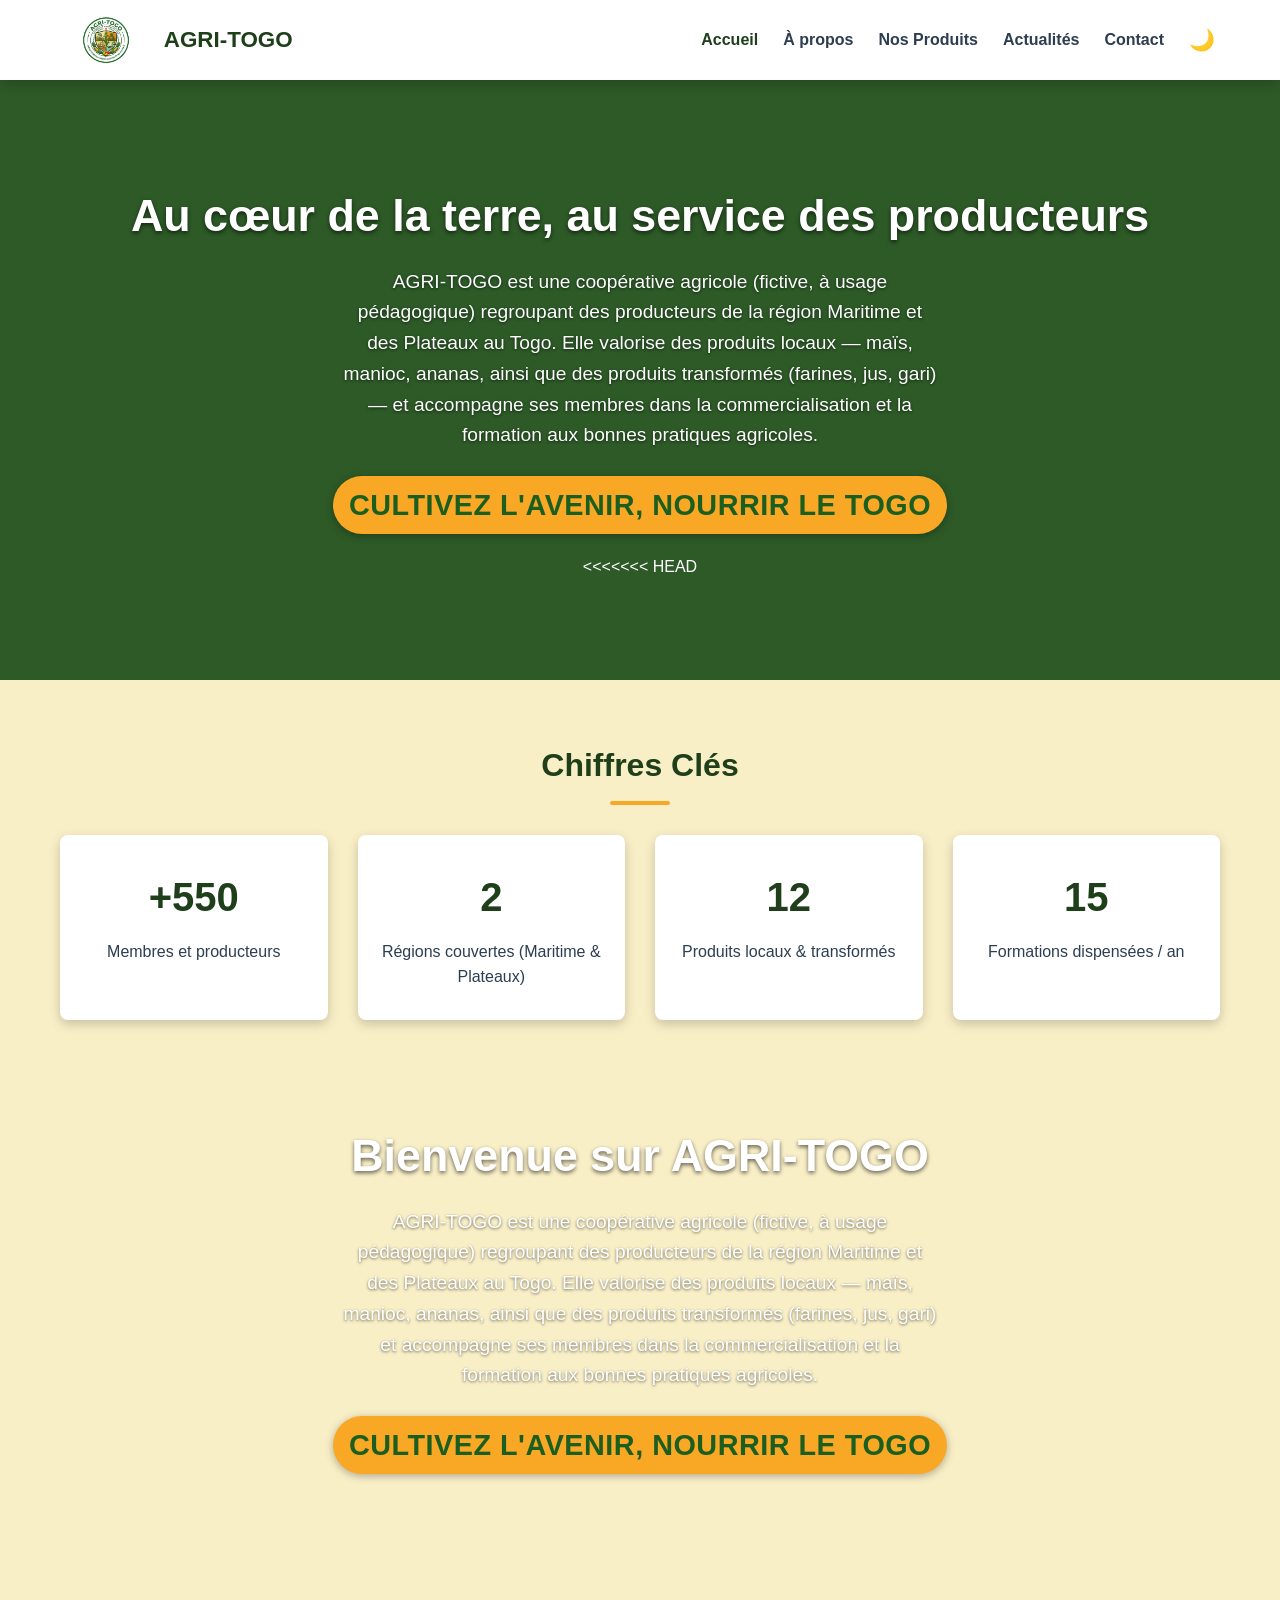
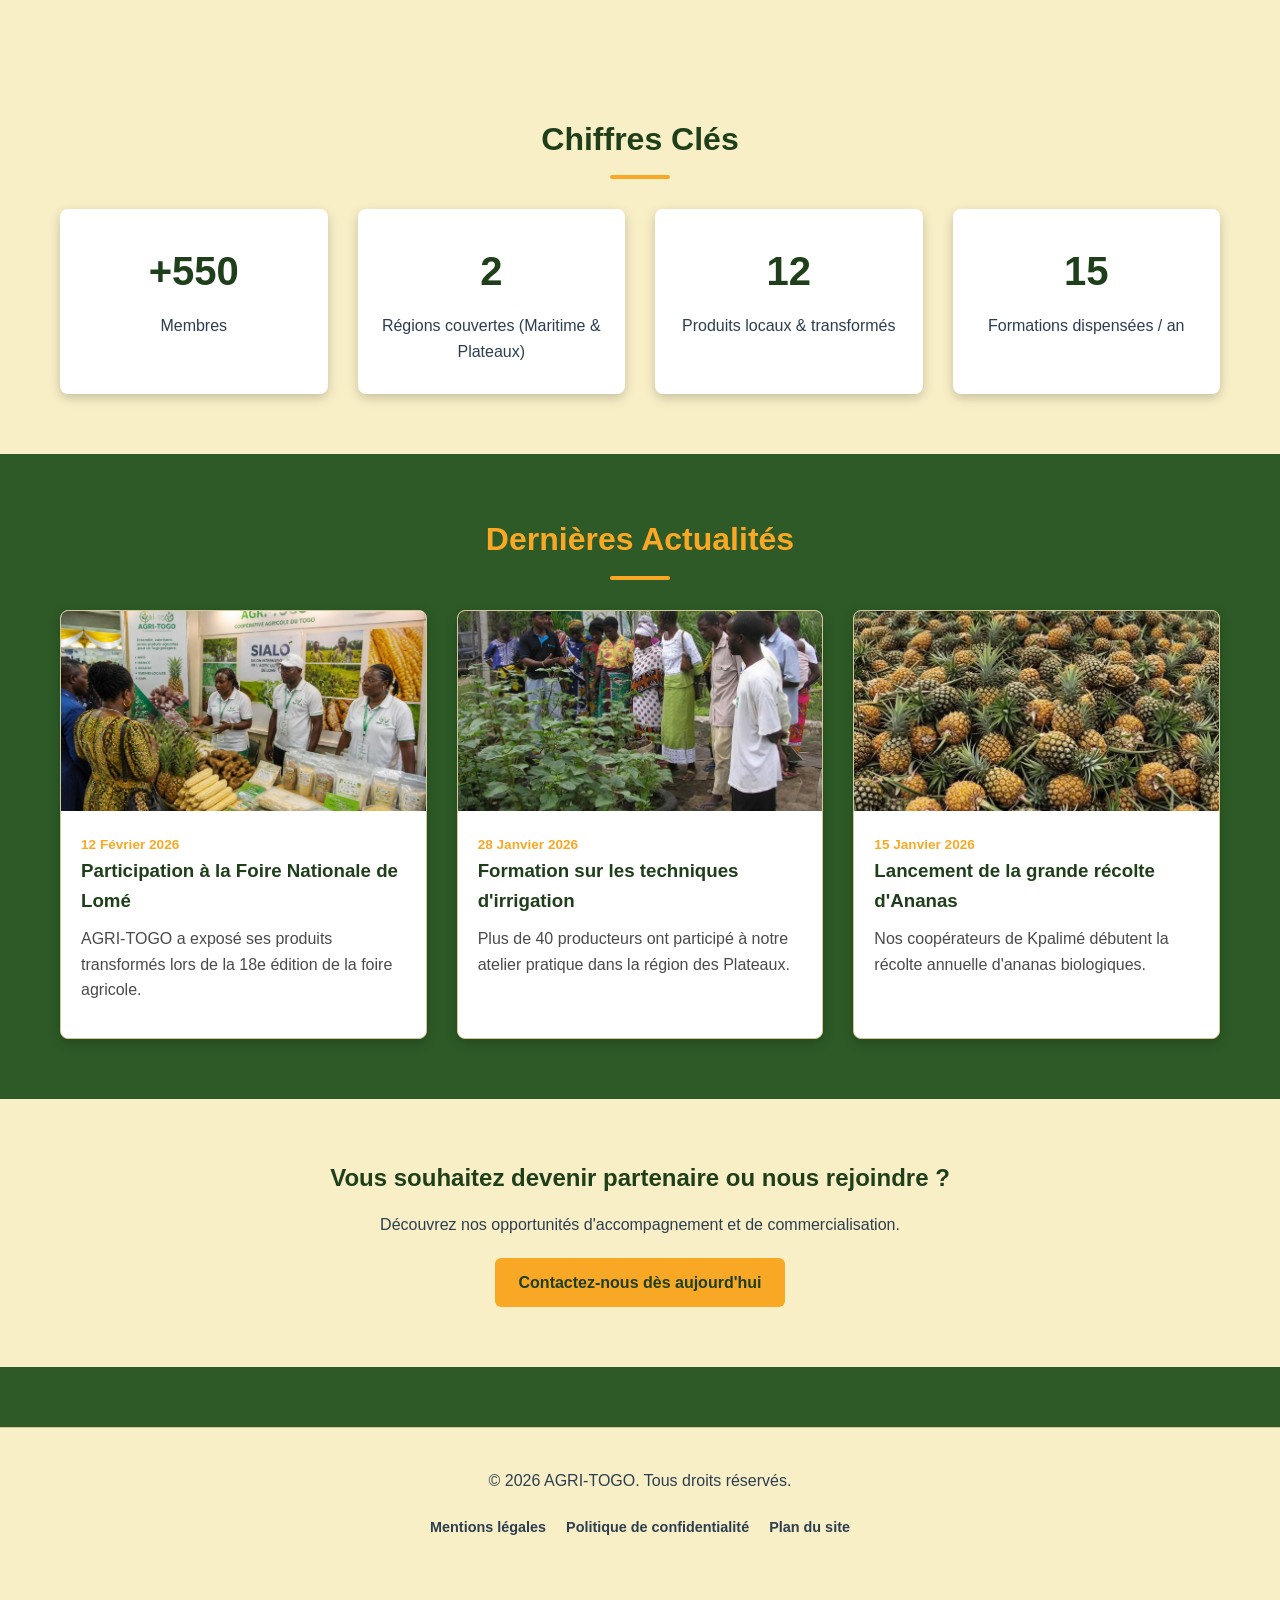
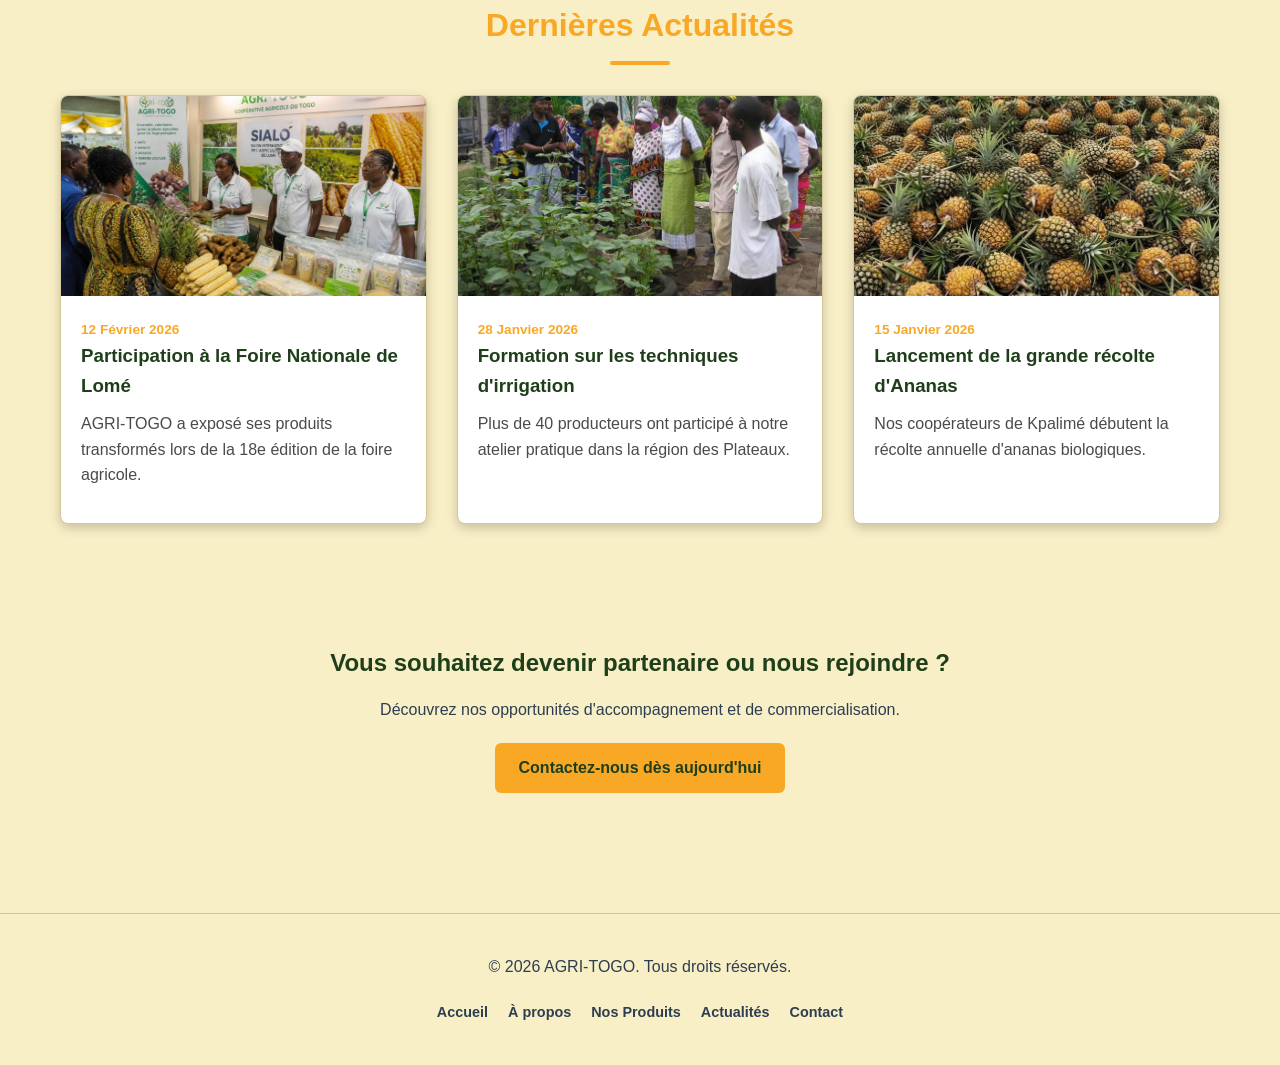
<file: index.html>
<!doctype html>
<html lang="fr">

<head>
  <meta charset="UTF-8" />
  <meta name="viewport" content="width=device-width, initial-scale=1.0" />
  <title>AGRI-TOGO — Accueil</title>
  <link rel="stylesheet" href="CSS/style.css" />
</head>

<body>
  <header class="entete">
    <div class="conteneur">
      <div class="logo-marque">
        <img src="images/logo.png" alt="Logo AGRI-TOGO" />
        <h3>AGRI-TOGO</h3>
      </div>
      <div class="commandes-navigation">
        <nav class="menu-navigation">
          <ul class="liste-navigation">
            <li><a href="index.html" class="actif">Accueil</a></li>
            <li><a href="apropos.html">À propos</a></li>
            <li><a href="produits.html">Nos Produits</a></li>
            <li><a href="actualites.html">Actualités</a></li>
            <li><a href="contact.html">Contact</a></li>
          </ul>
        </nav>
        <button id="bouton-theme" class="bouton-theme" aria-label="Changer de thème">🌙

        </button>
        <button class="bouton-menu" aria-label="Ouvrir le menu" aria-expanded="false">
          <span></span><span></span><span></span>
        </button>
      </div>
    </div>
  </header>

  <main>
    <!-- Bannière d'accueil -->
    <section class="banniere-accueil">
      <div class="conteneur">
        <!-- Slogan sous forme de badge/bouton non cliquable -->


        <h1>Au cœur de la terre, au service des producteurs</h1>
        <p>AGRI-TOGO est une coopérative agricole (fictive, à usage pédagogique) regroupant des producteurs de la région
          Maritime
          et des Plateaux au Togo. Elle valorise des produits locaux — maïs, manioc, ananas, ainsi que des produits
          transformés
          (farines, jus, gari) — et accompagne ses membres dans la commercialisation et la formation aux bonnes
          pratiques
          agricoles.
        </p>
        <span class="badge-slogan">Cultivez l'avenir, nourrir le Togo</span>

      </div>
<<<<<<< HEAD
    </section>

    </section>

    <!-- Chiffres Clés -->
    <section class="chiffres-cles">
      <div class="conteneur">
        <h2 class="titre-section">Chiffres Clés</h2>
        <div class="grille-statistiques">
          <div class="carte-statistique">
            <h3>+550</h3>
            <p>Membres et producteurs</p>
          </div>
          <div class="carte-statistique">
            <h3>2</h3>
            <p>Régions couvertes (Maritime & Plateaux)</p>
          </div>
          <div class="carte-statistique">
            <h3>12</h3>
            <p>Produits locaux & transformés</p>
          </div>
          <div class="carte-statistique">
            <h3>15</h3>
            <p>Formations dispensées / an</p>
          </div>
        </div>

    </header>

    <main>
      <!-- Bannière d'accueil -->
      <section class="banniere-accueil">
        <div class="conteneur">
            <h1>Bienvenue sur AGRI-TOGO</h1>
            <p>AGRI-TOGO est une coopérative agricole (fictive, à usage pédagogique) regroupant des producteurs de la région 
              Maritime et des Plateaux au Togo. Elle valorise des produits locaux — maïs, manioc, ananas, ainsi que des 
              produits transformés (farines, jus, gari) et accompagne ses membres dans la commercialisation et la formation 
              aux bonnes pratiques agricoles.</p>
            <!-- Slogan sous forme de badge/bouton non cliquable -->
             <span class="badge-slogan">Cultivez l'avenir, nourrir le Togo</span>

        </div>
      </section>
          
      </section>

      <!-- Chiffres Clés -->
      <section class="chiffres-cles">
        <div class="conteneur">
          <h2 class="titre-section">Chiffres Clés</h2>
          <div class="grille-statistiques">
            <div class="carte-statistique">
              <h3>+550</h3>
              <p>Membres </p>
            </div>
            <div class="carte-statistique">
              <h3>2</h3>
              <p>Régions couvertes (Maritime & Plateaux)</p>
            </div>
            <div class="carte-statistique">
              <h3>12</h3>
              <p>Produits locaux & transformés</p>
            </div>
            <div class="carte-statistique">
              <h3>15</h3>
              <p>Formations dispensées / an</p>
            </div>
          </div>
        </div>
      </section>

      <!-- Aperçu des Actualités -->
      <section class="apercu-actualites">
        <div class="conteneur">
          <h2 class="titre-section">Dernières Actualités</h2>
          <div class="grille-cartes">
            <article class="carte-information">
              <img src="images/foire.brief.jpeg" alt="Foire Agricole" />
              <div class="corps-carte">
                <span class="date-carte">12 Février 2026</span>
                <h3>Participation à la Foire Nationale de Lomé</h3>
                <p>
                  AGRI-TOGO a exposé ses produits transformés lors de la 18e
                  édition de la foire agricole.
                </p>
              </div>
            </article>
            <article class="carte-information">
              <img src="images/formation 2.jfif" alt="Formation" />
              <div class="corps-carte">
                <span class="date-carte">28 Janvier 2026</span>
                <h3>Formation sur les techniques d'irrigation</h3>
                <p>
                  Plus de 40 producteurs ont participé à notre atelier pratique
                  dans la région des Plateaux.
                </p>
              </div>
            </article>
            <article class="carte-information">
              <img src="images/ananas.jfif" alt="Récolte" />
              <div class="corps-carte">
                <span class="date-carte">15 Janvier 2026</span>
                <h3>Lancement de la grande récolte d'Ananas</h3>
                <p>
                  Nos coopérateurs de Kpalimé débutent la récolte annuelle
                  d'ananas biologiques.
                </p>
              </div>
            </article>
          </div>
        </div>
      </section>

      <!-- Appel à l'action -->
      <section class="section-appel-action">
        <div class="conteneur">
          <h2>Vous souhaitez devenir partenaire ou nous rejoindre ?</h2>
          <p style="margin-bottom: 20px">
            Découvrez nos opportunités d'accompagnement et de commercialisation.
          </p>
          <a href="Contact.html" class="bouton"
            >Contactez-nous dès aujourd'hui</a>
          
        </div>
      </section>
    </main>

    <footer>
      <div class="conteneur contenu-pied-page">
        <p>&copy; 2026 AGRI-TOGO. Tous droits réservés.</p>
        <ul class="liens-pied-page">
          <li><a href="#">Mentions légales</a></li>
          <li><a href="#">Politique de confidentialité</a></li>
          <li><a href="#">Plan du site</a></li>
        </ul>

      </div>
    </section>

    <!-- Aperçu des Actualités -->
    <section class="apercu-actualites">
      <div class="conteneur">
        <h2 class="titre-section">Dernières Actualités</h2>
        <div class="grille-cartes">
          <article class="carte-information">
            <img src="images/foire.brief.jpeg" alt="Foire Agricole" />
            <div class="corps-carte">
              <span class="date-carte">12 Février 2026</span>
              <h3>Participation à la Foire Nationale de Lomé</h3>
              <p>
                AGRI-TOGO a exposé ses produits transformés lors de la 18e
                édition de la foire agricole.
              </p>
            </div>
          </article>
          <article class="carte-information">
            <img src="images/formation 2.jfif" alt="Formation" />
            <div class="corps-carte">
              <span class="date-carte">28 Janvier 2026</span>
              <h3>Formation sur les techniques d'irrigation</h3>
              <p>
                Plus de 40 producteurs ont participé à notre atelier pratique
                dans la région des Plateaux.
              </p>
            </div>
          </article>
          <article class="carte-information">
            <img src="images/ananas.jfif" alt="Récolte" />
            <div class="corps-carte">
              <span class="date-carte">15 Janvier 2026</span>
              <h3>Lancement de la grande récolte d'Ananas</h3>
              <p>
                Nos coopérateurs de Kpalimé débutent la récolte annuelle
                d'ananas biologiques.
              </p>
            </div>
          </article>
        </div>
      </div>
    </section>

    <!-- Appel à l'action -->
    <section class="section-appel-action">
      <div class="conteneur">
        <h2>Vous souhaitez devenir partenaire ou nous rejoindre ?</h2>
        <p style="margin-bottom: 20px">
          Découvrez nos opportunités d'accompagnement et de commercialisation.
        </p>
        <a href="contact.html" class="bouton">Contactez-nous dès aujourd'hui</a>
      </div>
    </section>
  </main>

  <footer>
    <div class="conteneur contenu-pied-page">
      <p>&copy; 2026 AGRI-TOGO. Tous droits réservés.</p>
      <ul class="liens-pied-page">
        <li><a href="index.html" class="actif">Accueil</a></li>
        <li><a href="apropos.html">À propos</a></li>
        <li><a href="produits.html">Nos Produits</a></li>
        <li><a href="actualites.html">Actualités</a></li>
        <li><a href="contact.html">Contact</a></li>
      </ul>
    </div>
  </footer>

  <script src="JS/script.js" defer></script>
</body>

</html>
</file>
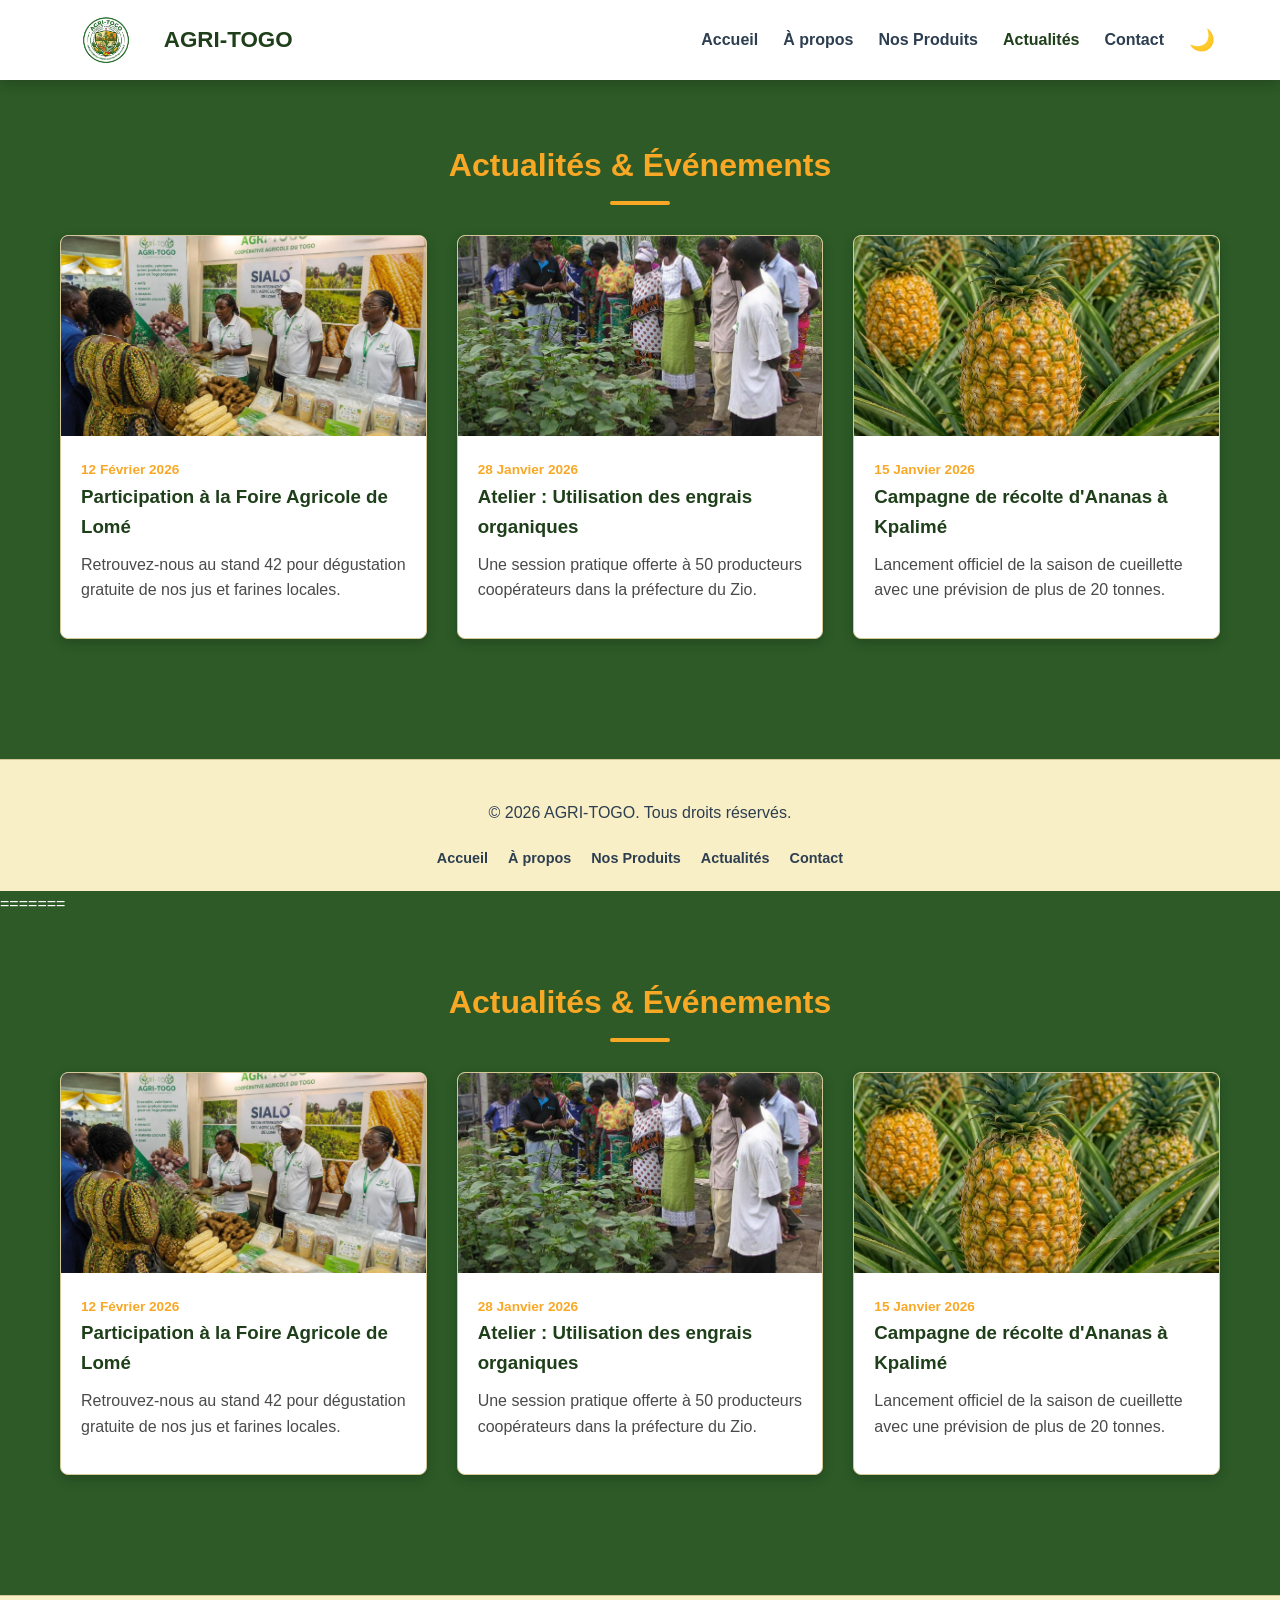
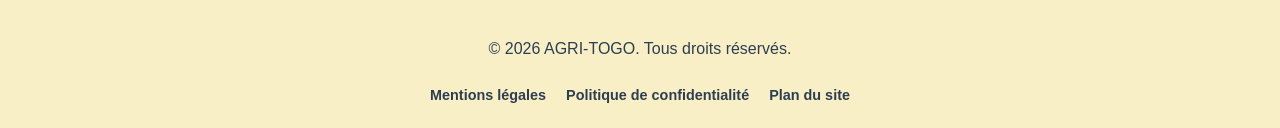
<file: actualites.html>
<!doctype html>
<html lang="fr">

<head>
  <meta charset="UTF-8" />
  <meta name="viewport" content="width=device-width, initial-scale=1.0" />
  <title>AGRI-TOGO — Actualités</title>
  <link rel="stylesheet" href="CSS/style.css" />
</head>

<body>
  <header class="entete">
    <div class="conteneur">
      <div class="logo-marque">
        <img src="images/logo.png" alt="Logo AGRI-TOGO" />
        <h3>AGRI-TOGO</h3>
      </div>
      <div class="commandes-navigation">
        <nav class="menu-navigation">
          <ul class="liste-navigation">
            <li><a href="index.html">Accueil</a></li>
            <li><a href="apropos.html">À propos</a></li>
            <li><a href="produits.html">Nos Produits</a></li>
            <li><a href="actualites.html" class="actif">Actualités</a></li>
            <li><a href="contact.html">Contact</a></li>
          </ul>
        </nav>
        <button id="bouton-theme" class="bouton-theme" aria-label="Changer de thème">
          🌙
        </button>
        <button class="bouton-menu" aria-label="Ouvrir le menu" aria-expanded="false">
          <span></span><span></span><span></span>
        </button>
      </div>
    </div>
  </header>

  <main>
    <section>
      <div class="conteneur">
        <h2 class="titre-section">Actualités & Événements</h2>
        <div class="grille-cartes">
          <article class="carte-information">
            <img src="images/foire.brief.jpeg" alt="Foire" />
            <div class="corps-carte">
              <span class="date-carte">12 Février 2026</span>
              <h3>Participation à la Foire Agricole de Lomé</h3>
              <p>
                Retrouvez-nous au stand 42 pour dégustation gratuite de nos
                jus et farines locales.
              </p>
            </div>
          </article>
          <article class="carte-information">
            <img src="images/formation 2.jfif" alt="Atelier" />
            <div class="corps-carte">
              <span class="date-carte">28 Janvier 2026</span>
              <h3>Atelier : Utilisation des engrais organiques</h3>
              <p>
                Une session pratique offerte à 50 producteurs coopérateurs
                dans la préfecture du Zio.
              </p>
            </div>
          </article>
          <article class="carte-information">
            <img src="images/Pineapple.jfif" alt="Campagne" />
            <div class="corps-carte">
              <span class="date-carte">15 Janvier 2026</span>
              <h3>Campagne de récolte d'Ananas à Kpalimé</h3>
              <p>
                Lancement officiel de la saison de cueillette avec une
                prévision de plus de 20 tonnes.
              </p>
            </div>
          </article>
        </div>
      </div>
    </section>
  </main>


  <footer>
    <div class="conteneur contenu-pied-page">
      <p>&copy; 2026 AGRI-TOGO. Tous droits réservés.</p>
      <ul class="liens-pied-page">
        <li><a href="index.html" class="actif">Accueil</a></li>
        <li><a href="apropos.html">À propos</a></li>
        <li><a href="produits.html">Nos Produits</a></li>
        <li><a href="actualites.html">Actualités</a></li>
        <li><a href="contact.html">Contact</a></li>
      </ul>
    </div>
  </footer>

  <script src="JS/script.js" defer></script>
</body>
=======
<main>
  <!-- Section Actualités -->
  <section>
    <div class="conteneur">
      <h2 class="titre-section">Actualités & Événements</h2>
      <div class="grille-cartes">
        <article class="carte-information">
          <img src="images/foire.brief.jpeg" alt="Foire" />
          <div class="corps-carte">
            <span class="date-carte">12 Février 2026</span>
            <h3>Participation à la Foire Agricole de Lomé</h3>
            <p>
              Retrouvez-nous au stand 42 pour dégustation gratuite de nos
              jus et farines locales.
            </p>
          </div>
        </article>
        <article class="carte-information">
          <img src="images/formation 2.jfif" alt="Atelier" />
          <div class="corps-carte">
            <span class="date-carte">28 Janvier 2026</span>
            <h3>Atelier : Utilisation des engrais organiques</h3>
            <p>
              Une session pratique offerte à 50 producteurs coopérateurs
              dans la préfecture du Zio.
            </p>
          </div>
        </article>
        <article class="carte-information">
          <img src="images/Pineapple.jfif" alt="Campagne" />
          <div class="corps-carte">
            <span class="date-carte">15 Janvier 2026</span>
            <h3>Campagne de récolte d'Ananas à Kpalimé</h3>
            <p>
              Lancement officiel de la saison de cueillette avec une
              prévision de plus de 20 tonnes.
            </p>
          </div>
        </article>
      </div>
    </div>
  </section>
</main>

<footer>
  <div class="conteneur contenu-pied-page">
    <p>&copy; 2026 AGRI-TOGO. Tous droits réservés.</p>
    <ul class="liens-pied-page">
      <li><a href="#">Mentions légales</a></li>
      <li><a href="#">Politique de confidentialité</a></li>
      <li><a href="#">Plan du site</a></li>
    </ul>
  </div>
</footer>


</html>
</file>
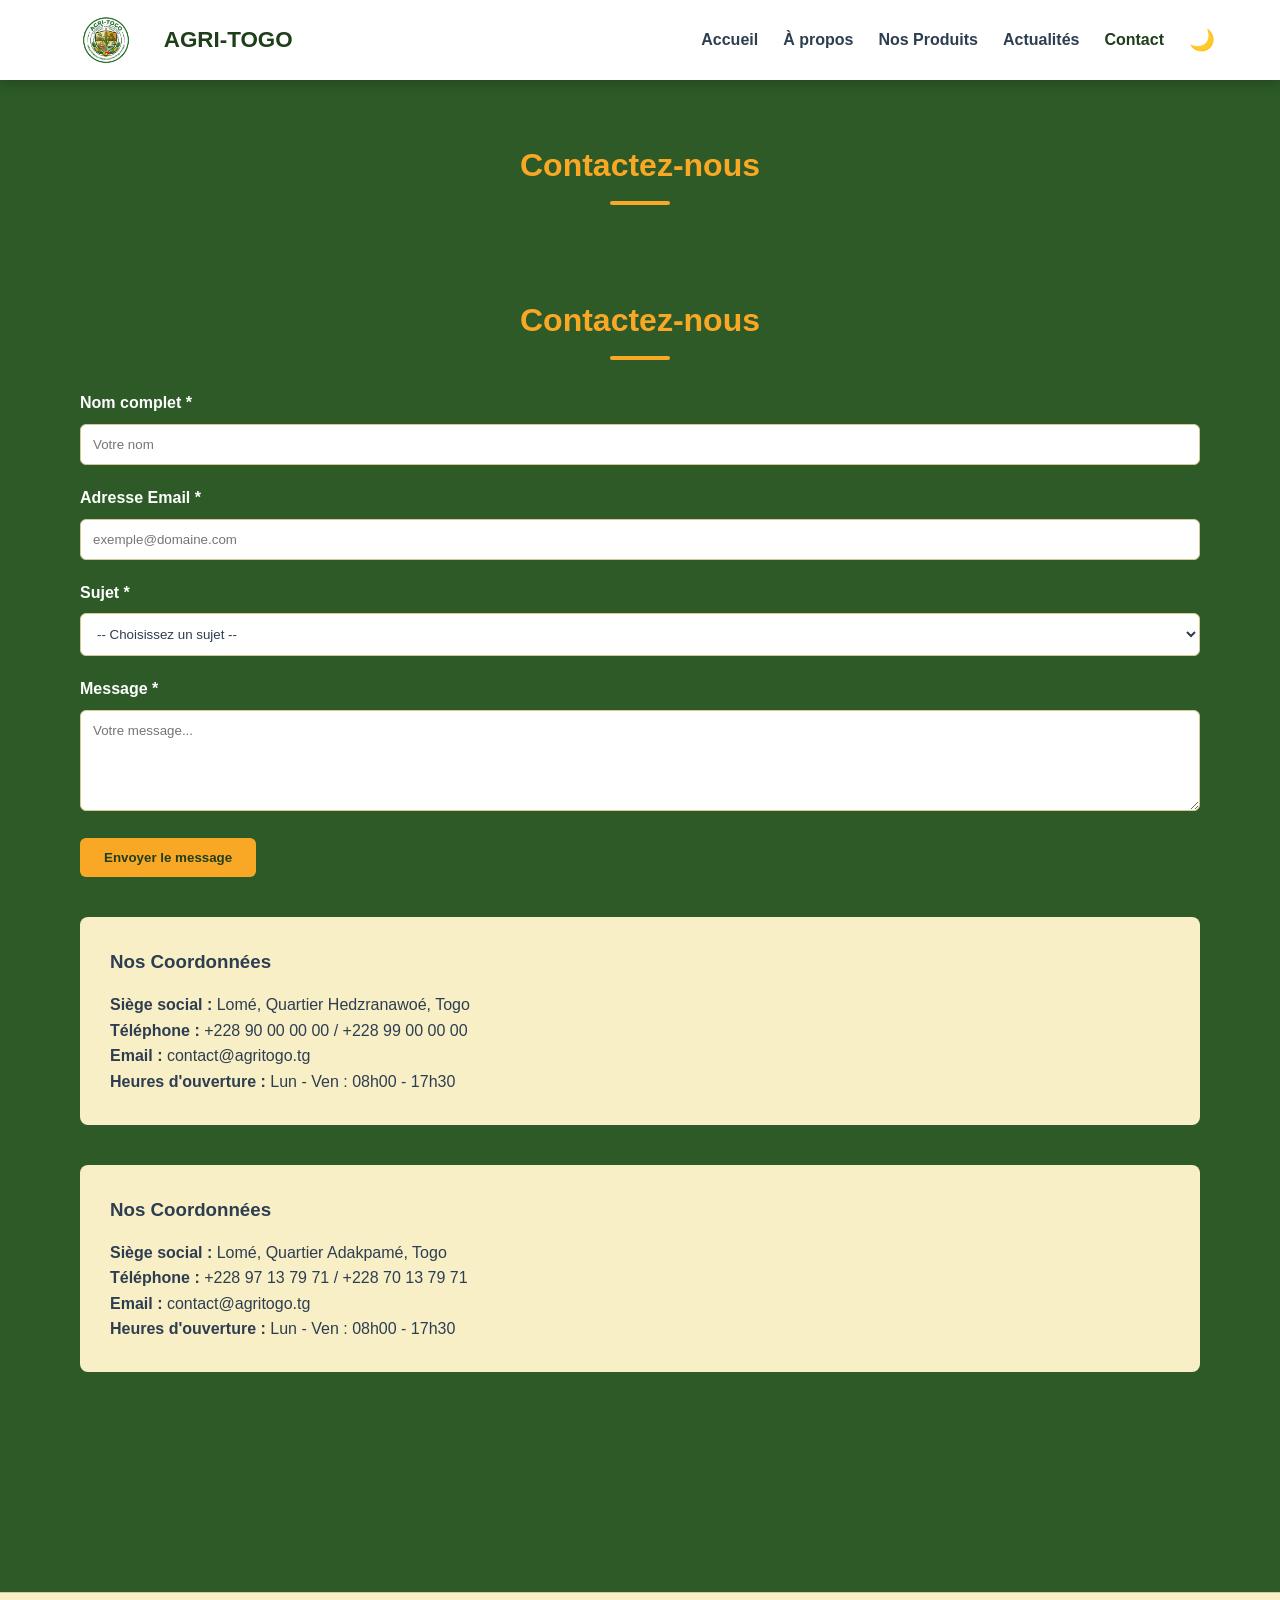
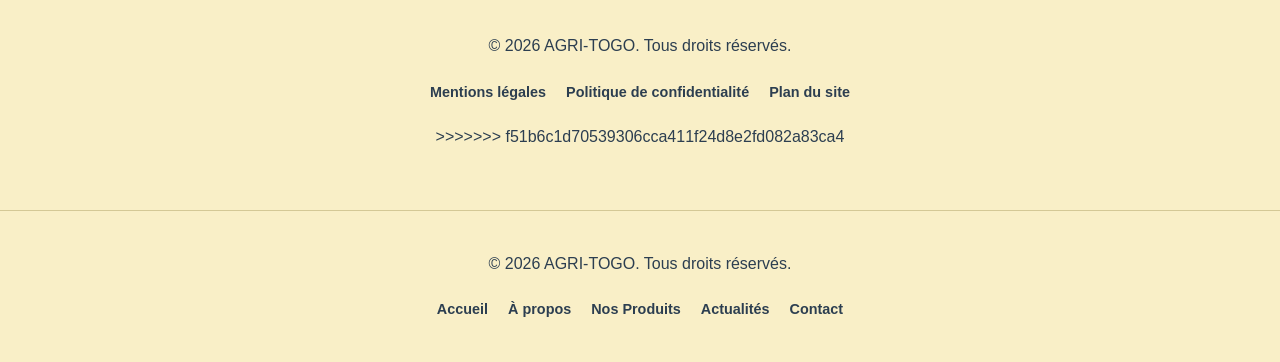
<file: contact.html>
<!doctype html>
<html lang="fr">

<head>
  <meta charset="UTF-8" />
  <meta name="viewport" content="width=device-width, initial-scale=1.0" />
  <title>AGRI-TOGO — Contact</title>
  <link rel="stylesheet" href="CSS/style.css" />
</head>

<body>
  <header class="entete">
    <div class="conteneur">
      <div class="logo-marque">
        <img src="images/logo.png" alt="Logo AGRI-TOGO" />
        <h3>AGRI-TOGO</h3>
      </div>
      <div class="commandes-navigation">
        <nav class="menu-navigation">
          <ul class="liste-navigation">
            <li><a href="index.html">Accueil</a></li>
            <li><a href="apropos.html">À propos</a></li>
            <li><a href="produits.html">Nos Produits</a></li>
            <li><a href="actualites.html">Actualités</a></li>
            <li><a href="contact.html" class="actif">Contact</a></li>
          </ul>
        </nav>
        <button id="bouton-theme" class="bouton-theme" aria-label="Changer de thème">
          🌙
        </button>
        <button class="bouton-menu" aria-label="Ouvrir le menu" aria-expanded="false">
          <span></span><span></span><span></span>
        </button>
      </div>
    </div>
  </header>


  <main>
    <section>
      <div class="conteneur">
        <h2 class="titre-section">Contactez-nous</h2>

    <main>
      <!-- Section Contact -->
      <section>
        <div class="conteneur">
          <h2 class="titre-section">Contactez-nous</h2>


        <div class="grille-contact">
          <!-- Formulaire -->
          <div>
            <form id="formulaire-contact" novalidate>
              <div class="groupe-formulaire">
                <label for="nom">Nom complet *</label>
                <input type="text" id="nom" name="nom" placeholder="Votre nom" />
                <span class="message-erreur" id="erreur-nom"></span>
              </div>

              <div class="groupe-formulaire">
                <label for="email">Adresse Email *</label>
                <input type="email" id="email" name="email" placeholder="exemple@domaine.com" />
                <span class="message-erreur" id="erreur-email"></span>
              </div>

              <div class="groupe-formulaire">
                <label for="sujet">Sujet *</label>
                <select id="sujet" name="sujet">
                  <option value="">-- Choisissez un sujet --</option>
                  <option value="achat">Achat de produits</option>
                  <option value="partenariat">Partenariat / ONG</option>
                  <option value="adhesion">Rejoindre la coopérative</option>
                  <option value="autre">Autre demande</option>
                </select>
                <span class="message-erreur" id="erreur-sujet"></span>
              </div>

              <div class="groupe-formulaire">
                <label for="message">Message *</label>
                <textarea id="message" name="message" rows="5" placeholder="Votre message..."></textarea>
                <span class="message-erreur" id="erreur-message"></span>
              </div>

              <button type="submit" class="bouton">Envoyer le message</button>
              <div id="statut-formulaire" class="statut-formulaire"></div>
            </form>
          </div>

          <!-- Coordonnées -->
          <div class="bloc-historique">
            <h3>Nos Coordonnées</h3>
            <p style="margin-top: 15px">
              <strong>Siège social :</strong> Lomé, Quartier Hedzranawoé,
              Togo
            </p>
            <p>
              <strong>Téléphone :</strong> +228 90 00 00 00 / +228 99 00 00 00
            </p>
            <p><strong>Email :</strong> contact@agritogo.tg</p>
            <p>
              <strong>Heures d'ouverture :</strong> Lun - Ven : 08h00 - 17h30
            </p>
          </div>
        </div>

            <!-- Coordonnées -->

            <div class="bloc-historique">
              <h3>Nos Coordonnées</h3>
              <p style="margin-top: 15px">
                <strong>Siège social :</strong> Lomé, Quartier Adakpamé, Togo
              </p>
              <p>
                <strong>Téléphone :</strong> +228 97 13 79 71 / +228 70 13 79 71
              </p>
              <p><strong>Email :</strong> contact@agritogo.tg</p>
              <p>
                <strong>Heures d'ouverture :</strong> Lun - Ven : 08h00 - 17h30
              </p>
            </div>
          </div>
        </div>
      </section>
    </main>

    <footer>
      <div class="conteneur contenu-pied-page">
        <p>&copy; 2026 AGRI-TOGO. Tous droits réservés.</p>
        <ul class="liens-pied-page">
          <li><a href="#">Mentions légales</a></li>
          <li><a href="#">Politique de confidentialité</a></li>
          <li><a href="#">Plan du site</a></li>
        </ul>
>>>>>>> f51b6c1d70539306cca411f24d8e2fd082a83ca4
      </div>
    </section>
  </main>

  <footer>
    <div class="conteneur contenu-pied-page">
      <p>&copy; 2026 AGRI-TOGO. Tous droits réservés.</p>
      <ul class="liens-pied-page">
        <li><a href="index.html" class="actif">Accueil</a></li>
        <li><a href="apropos.html">À propos</a></li>
        <li><a href="produits.html">Nos Produits</a></li>
        <li><a href="actualites.html">Actualités</a></li>
        <li><a href="contact.html">Contact</a></li>
      </ul>
    </div>
  </footer>

  <script src="JS/script.js" defer></script>
</body>

</html>
</file>
<file: CSS/style.css>
/* 1. VARIABLES ET RÉINITIALISATION (Thème clair par défaut & Mode Sombre) */
   
 
:root {
  /* Mode Clair */
  --couleur-fond: #2d5a27;            /* Vert agricole pour le body */
  --couleur-secondaire: #f9efc7;      /* Jaune agricole pour les sections */
  --couleur-carte: #ffffff;           /* Fond de carte */
  --couleur-texte: #ffffff;           /* Texte principal sur fond vert */
  --couleur-texte-carte: #2c3e50;     /* Texte foncé pour les cartes claires */
  --couleur-texte-secondaire: #4a4a4a;
  --couleur-principale: #1e3f1a;      /* Vert foncé */
  --couleur-principale-survol: #122810;
  --couleur-accent: #f9a825;          /* Jaune accentué */
  --couleur-bordure: #d4c896;
  --couleur-entete: #ffffff;          /* Fond en-tête */
  --couleur-texte-entete: #2c3e50;    /* Texte en-tête */
  --ombre: 0 4px 12px rgba(0, 0, 0, 0.2);
  --transition: all 0.3s ease;
}

[data-theme="sombre"] {
  /* Mode Sombre Adapté */
  --couleur-fond: #121d11;            /* Vert très sombre pour le body */
  --couleur-secondaire: #262316;      /* Jaune/Brun sombre équilibré */
  --couleur-carte: #1e291d;           /* Cartes assombries */
  --couleur-texte: #e8f5e9;           /* Texte clair lisible */
  --couleur-texte-carte: #e8f5e9;     /* Texte clair pour cartes sombres */
  --couleur-texte-secondaire: #a3c2a0;
  --couleur-principale: #81c784;      /* Vert clair lumineux pour les titres */
  --couleur-principale-survol: #66bb6a;
  --couleur-accent: #fbc02d;
  --couleur-bordure: #334431;
  --couleur-entete: #1a2519;          /* Fond en-tête sombre */
  --couleur-texte-entete: #e8f5e9;    /* Texte en-tête clair */
  --ombre: 0 4px 12px rgba(0, 0, 0, 0.6);
}

* {
  box-sizing: border-box;
  margin: 0;
  padding: 0;
}

body {
  font-family: 'Segoe UI', Tahoma, Geneva, Verdana, sans-serif;
  background-color: var(--couleur-fond);
  color: var(--couleur-texte);
  line-height: 1.6;
  transition: var(--transition);
}

img {
  max-width: 100%;
  height: auto;
  display: block;
}

a {
  text-decoration: none;
  color: inherit;
}

ul {
  list-style: none;
}

.conteneur {
  max-width: 1200px;
  margin: 0 auto;
  padding: 0 20px;
}

.bouton {
  display: inline-block;
  background-color: var(--couleur-accent);
  color: #1e3f1a;
  padding: 12px 24px;
  border-radius: 6px;
  font-weight: 700;
  cursor: pointer;
  border: none;
  transition: var(--transition);
}

.bouton:hover {
  background-color: #f57f17;
  color: #ffffff;
  transform: translateY(-2px);
}

.titre-section {
  text-align: center;
  font-size: 2rem;
  margin-bottom: 30px;
  color: var(--couleur-accent);
  position: relative;
}

.titre-section::after {
  content: '';
  display: block;
  width: 60px;
  height: 4px;
  background-color: var(--couleur-accent);
  margin: 10px auto 0;
  border-radius: 2px;
}

/* Ajustement des titres dans les sections secondaires */
.chiffres-cles .titre-section,
.bloc-historique .titre-section {
  color: var(--couleur-principale);
}

 
  /* 2. EN-TÊTE ET NAVIGATION */

.entete {
  background-color: var(--couleur-entete);
  color: var(--couleur-texte-entete);
  box-shadow: var(--ombre);
  position: sticky;
  top: 0;
  z-index: 1000;
  transition: var(--transition);
}

.entete .conteneur {
  display: flex;
  justify-content: space-between;
  align-items: center;
  padding: 15px 20px;
}

.logo-marque {
  display: flex;
  align-items: center;
  gap: 12px;
}

.logo-marque img {
  height: 50px;
  width: auto;
}

.logo-marque h3 {
  color: var(--couleur-principale);
  font-size: 1.4rem;
  font-weight: 700;
}

.commandes-navigation {
  display: flex;
  align-items: center;
  gap: 20px;
}

.liste-navigation {
  display: flex;
  gap: 25px;
}

.liste-navigation a {
  font-weight: 600;
  color: var(--couleur-texte-entete);
  transition: var(--transition);
}

.liste-navigation a:hover,
.liste-navigation a.actif {
  color: var(--couleur-principale);
}

.bouton-theme {
  background: none;
  border: none;
  font-size: 1.3rem;
  cursor: pointer;
  padding: 5px;
  color: var(--couleur-texte-entete);
}

.bouton-menu {
  display: none;
  background: none;
  border: none;
  flex-direction: column;
  gap: 5px;
  cursor: pointer;
}

.bouton-menu span {
  width: 25px;
  height: 3px;
  background-color: var(--couleur-texte-entete);
  border-radius: 3px;
  transition: var(--transition);
}

/* Menu Mobile */
@media (max-width: 768px) {
  .bouton-menu {
    display: flex;
  }

  .menu-navigation {
    position: absolute;
    top: 100%;
    left: 0;
    width: 100%;
    background-color: var(--couleur-entete);
    box-shadow: var(--ombre);
    max-height: 0;
    overflow: hidden;
    transition: max-height 0.4s ease-out;
  }

  .menu-navigation.ouvert {
    max-height: 300px;
  }

  .liste-navigation {
    flex-direction: column;
    padding: 20px;
    align-items: center;
    gap: 15px;
  }
}

 
  /* 3. SECTIONS COMMUNES ET ACCUEIL  */

section {
  padding: 60px 0;
}

/* Bannière d'accueil */
.banniere-accueil {
  background-image: url('../images/formation 1.jfif') center/cover no-repeat;
  color: #ffffff;
  background-size: cover;
  background-position: center;
  text-align: center;
  padding: 100px 20px;
}

.banniere-accueil h1 {
  font-size: 2.8rem;
  margin-bottom: 15px;
  text-shadow: 0 2px 4px rgba(0, 0, 0, 0.6);
}

.banniere-accueil p {
  font-size: 1.2rem;
  margin-bottom: 25px;
  max-width: 600px;
  margin-left: auto;
  margin-right: auto;
  text-shadow: 0 1px 3px rgba(0, 0, 0, 0.6);
}

/* Style du slogan non cliquable */
.badge-slogan {
  display: inline-block;
  background-color: var(--couleur-accent);
  color: #1b5e20;
  font-weight: 700;
  font-size: 1.8rem;
  padding: 6px 16px;
  border-radius: 50px;
  text-transform: uppercase;
  letter-spacing: 0.5px;
  margin-bottom: 20px;
  box-shadow: 0 2px 8px rgba(0, 0, 0, 0.3);
  user-select: none;
  pointer-events: none;
  font-family: 'Segoe UI', Tahoma, Geneva, Verdana, sans-serif;
}

/* Section à fond secondaire */
.chiffres-cles {
  background-color: var(--couleur-secondaire);
  color: var(--couleur-texte-carte);
}

.grille-statistiques {
  display: grid;
  grid-template-columns: repeat(auto-fit, minmax(200px, 1fr));
  gap: 30px;
  text-align: center;
}

.carte-statistique {
  background: var(--couleur-carte);
  color: var(--couleur-texte-carte);
  padding: 30px 20px;
  border-radius: 8px;
  box-shadow: var(--ombre);
}

.carte-statistique h3 {
  font-size: 2.5rem;
  color: var(--couleur-principale);
  margin-bottom: 10px;
}

.grille-cartes {
  display: grid;
  grid-template-columns: repeat(auto-fit, minmax(280px, 1fr));
  gap: 30px;
}

.carte-information {
  background: var(--couleur-carte);
  color: var(--couleur-texte-carte);
  border-radius: 8px;
  overflow: hidden;
  box-shadow: var(--ombre);
  border: 1px solid var(--couleur-bordure);
  transition: var(--transition);
}

.carte-information:hover {
  transform: translateY(-5px);
}

.carte-information img {
  width: 100%;
  height: 200px;
  object-fit: cover;
}

.corps-carte {
  padding: 20px;
}

.corps-carte h3 {
  margin-bottom: 10px;
  color: var(--couleur-principale);
}

.corps-carte p {
  color: var(--couleur-texte-secondaire);
  margin-bottom: 15px;
}

.date-carte {
  font-size: 0.85rem;
  color: var(--couleur-accent);
  font-weight: 600;
  margin-bottom: 8px;
}

.section-appel-action {
  background-color: var(--couleur-secondaire);
  color: var(--couleur-texte-carte);
  text-align: center;
}

.section-appel-action h2 {
  color: var(--couleur-principale);
  margin-bottom: 15px;
}

.section-appel-action .bouton {
  background-color: var(--couleur-accent);
  color: #1e3f1a;
}


  /* 4. PAGE À PROPOS */
   
.bloc-historique {
  background: var(--couleur-secondaire);
  color: var(--couleur-texte-carte);
  padding: 30px;
  border-radius: 8px;
  margin-bottom: 40px;
}

.grille-piliers {
  display: grid;
  grid-template-columns: repeat(auto-fit, minmax(250px, 1fr));
  gap: 20px;
  margin-bottom: 50px;
}

.carte-pilier {
  background: var(--couleur-carte);
  color: var(--couleur-texte-carte);
  padding: 25px;
  border-radius: 8px;
  box-shadow: var(--ombre);
  border-top: 4px solid var(--couleur-principale);
}

.membres-chicane {
  display: flex;
  flex-direction: column;
  gap: 40px;
  align-items: center;
}

.ligne-membre {
  display: flex;
  align-items: center;
  gap: 30px;
  background: var(--couleur-carte);
  color: var(--couleur-texte-carte);
  padding: 20px;
  border-radius: 8px;
  box-shadow: var(--ombre);
  width: 100%;
  animation: apparition 0.4s ease-in-out;
}

.ligne-membre:nth-child(even) {
  flex-direction: row-reverse;
}

.ligne-membre img {
  width: 200px;
  height: 200px;
  object-fit: cover;
  border-radius: 50%;
}

/* Style du bouton voir plus dans la section membres */
.membres-chicane button,
.membres-chicane .bouton {
  align-self: center;
  margin-top: 10px;
  background-color: var(--couleur-accent);
  color: #1e3f1a;
  padding: 12px 28px;
  border-radius: 6px;
  font-weight: 700;
  cursor: pointer;
  border: none;
  transition: var(--transition);
}

.membres-chicane button:hover,
.membres-chicane .bouton:hover {
  background-color: #f57f17;
  color: #ffffff;
  transform: translateY(-2px);
}

/* Masquage des membres supplémentaires */
.membre-cache {
  display: none !important;
}

@keyframes apparition {
  from {
    opacity: 0;
    transform: translateY(15px);
  }
  to {
    opacity: 1;
    transform: translateY(0);
  }
}

@media (max-width: 768px) {
  .ligne-membre, .ligne-membre:nth-child(even) {
    flex-direction: column;
    text-align: center;
  }
}
 
/*  PAGE PRODUITS */
   
.boutons-filtrage {
  display: flex;
  justify-content: center;
  gap: 15px;
  margin-bottom: 30px;
  flex-wrap: wrap;
}

.bouton-filtre {
  background: var(--couleur-secondaire);
  border: 1px solid var(--couleur-bordure);
  color: var(--couleur-texte-carte);
  padding: 8px 18px;
  border-radius: 20px;
  cursor: pointer;
  font-weight: 600;
  transition: var(--transition);
}

.bouton-filtre.actif, .bouton-filtre:hover {
  background: var(--couleur-accent);
  color: #1e3f1a;
}

.conteneur-carrousel {
  position: relative;
  max-width: 800px;
  margin: 0 auto 50px auto;
  overflow: hidden;
  border-radius: 10px;
  box-shadow: var(--ombre);
}

.diapositive-carrousel {
  display: flex;
  transition: transform 0.5s ease-in-out;
}

.element-carrousel {
  min-width: 100%;
  position: relative;
}

.element-carrousel img {
  width: 100%;
  height: 400px;
  object-fit: cover;
}

.legende-carrousel {
  position: absolute;
  bottom: 0;
  width: 100%;
  background: rgba(0, 0, 0, 0.8);
  color: #ffffff;
  padding: 15px;
  text-align: center;
}

.bouton-carrousel-precedente, .bouton-carrousel-suivante {
  position: absolute;
  top: 50%;
  transform: translateY(-50%);
  background: rgba(0,0,0,0.5);
  color: #ffffff;
  border: none;
  font-size: 2rem;
  padding: 10px 15px;
  cursor: pointer;
  border-radius: 4px;
}

.bouton-carrousel-suivante { right: 10px; }
.bouton-carrousel-precedente { left: 10px; }

 
  /*  PAGE CONTACT  */
  
.grille-contact {
  display: flex;
  flex-direction: column;
  gap: 40px;
}

.groupe-formulaire {
  margin-bottom: 20px;
}

.groupe-formulaire label {
  display: block;
  margin-bottom: 8px;
  font-weight: 600;
  color: var(--couleur-texte);
}

.groupe-formulaire input,
.groupe-formulaire select,
.groupe-formulaire textarea {
  width: 100%;
  padding: 12px;
  border: 1px solid var(--couleur-bordure);
  border-radius: 6px;
  background-color: var(--couleur-carte);
  color: var(--couleur-texte-carte);
  font-family: inherit;
}

.message-erreur {
  color: #ff8a80;
  font-size: 0.85rem;
  margin-top: 5px;
  display: none;
}

.groupe-formulaire.erreur input,
.groupe-formulaire.erreur textarea {
  border-color: #ff8a80;
}

.statut-formulaire {
  padding: 12px;
  border-radius: 6px;
  margin-top: 15px;
  display: none;
}

.statut-formulaire.succes {
  background-color: #2e7d32;
  color: #ffffff;
  display: block;
}

 
  /* 7. PIED DE PAGE  */
  
footer {
  background-color: var(--couleur-secondaire);
  color: var(--couleur-texte-carte);
  border-top: 1px solid var(--couleur-bordure);
  padding: 40px 0 20px;
  margin-top: 60px;
}

.contenu-pied-page {
  display: flex;
  flex-direction: column;
  align-items: center;
  gap: 20px;
  text-align: center;
}

.liens-pied-page {
  display: flex;
  gap: 20px;
}

.liens-pied-page a {
  color: var(--couleur-texte-carte);
  font-size: 0.9rem;
  font-weight: 600;
}

.liens-pied-page a:hover {
  color: var(--couleur-principale);
}
</file>
